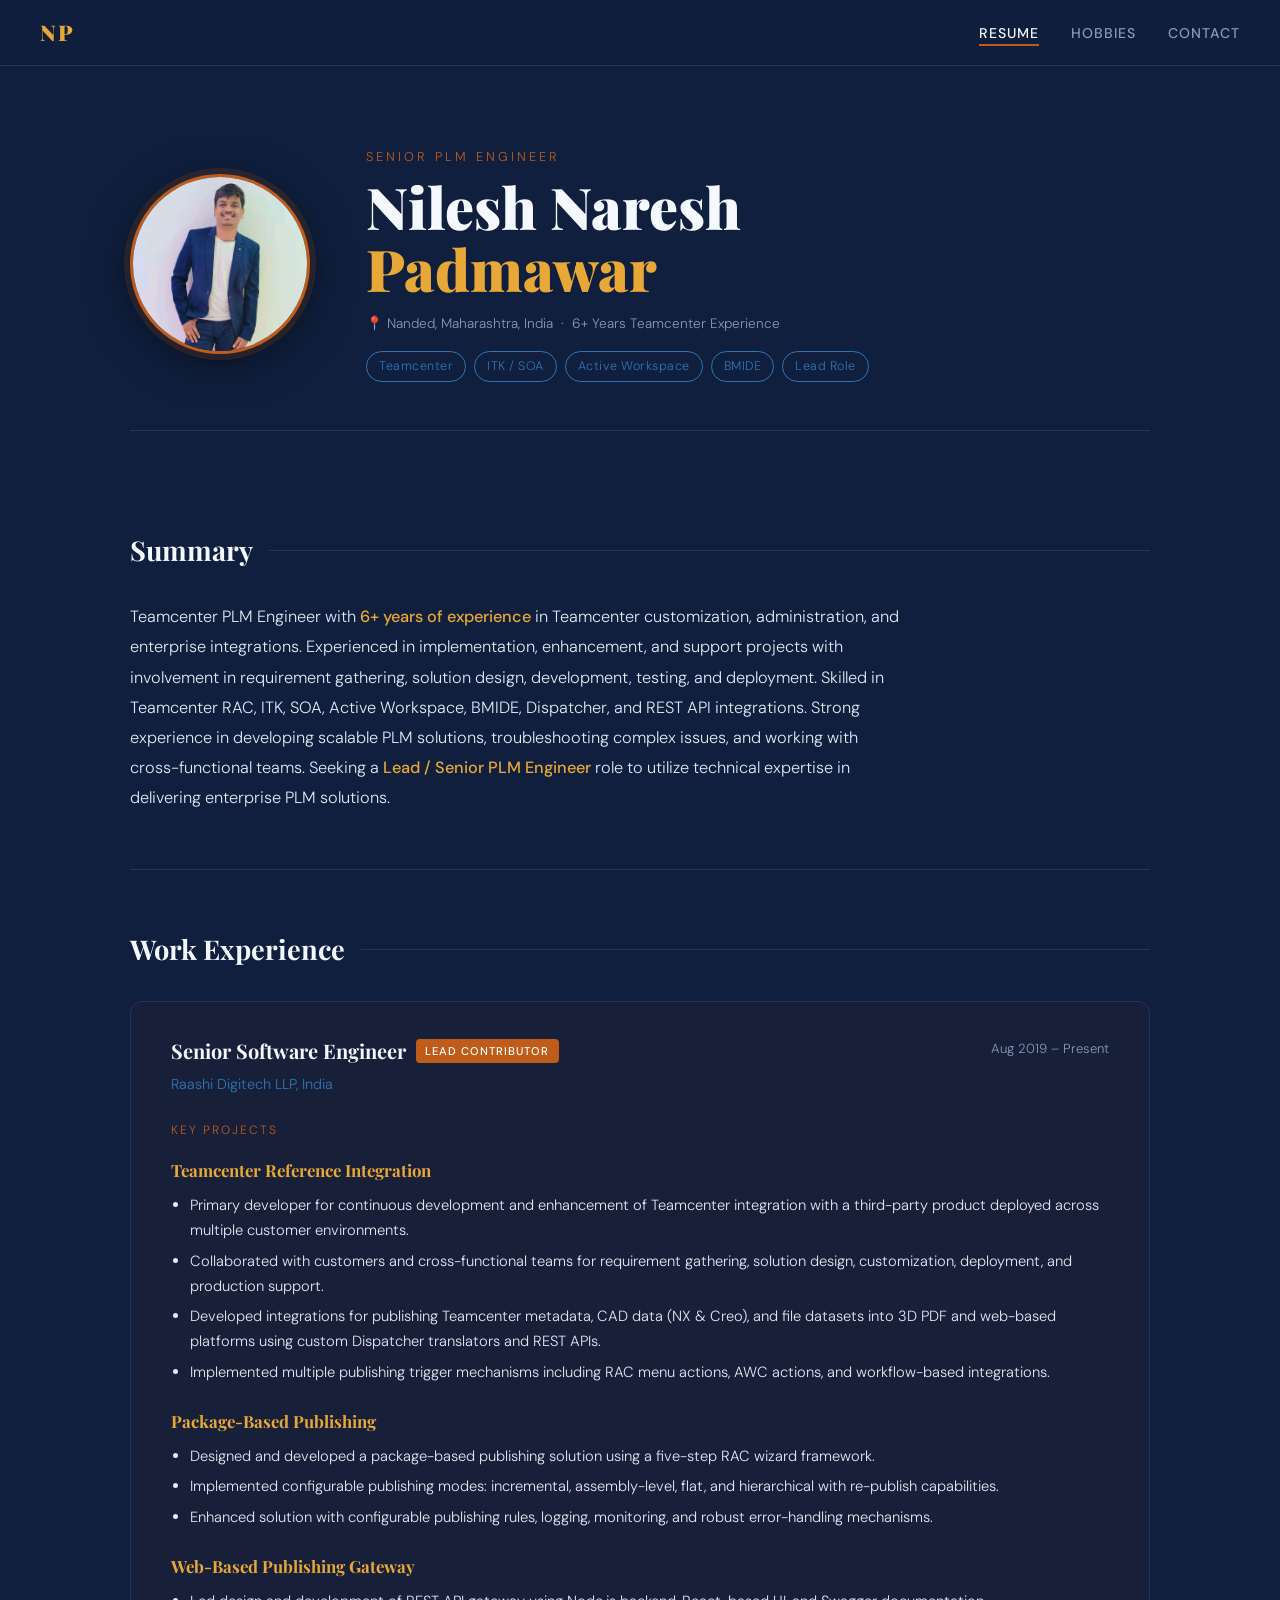
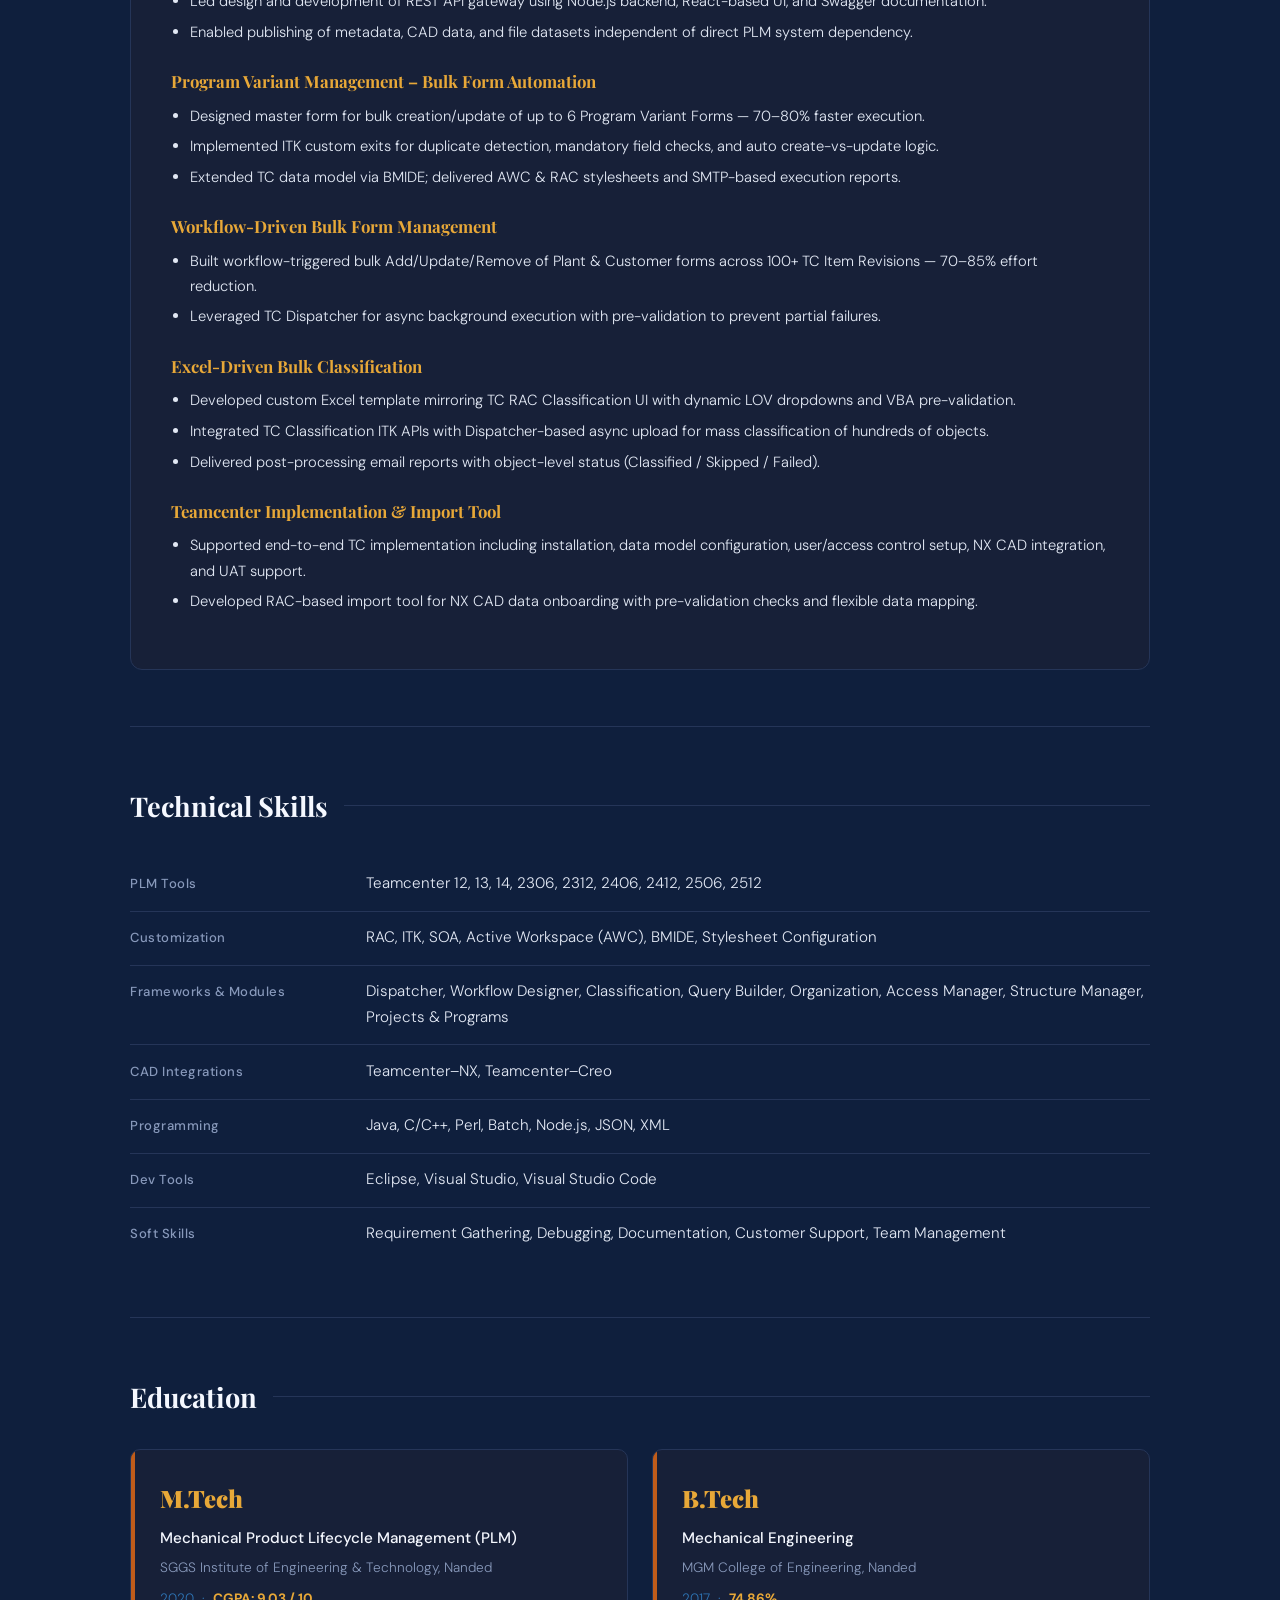
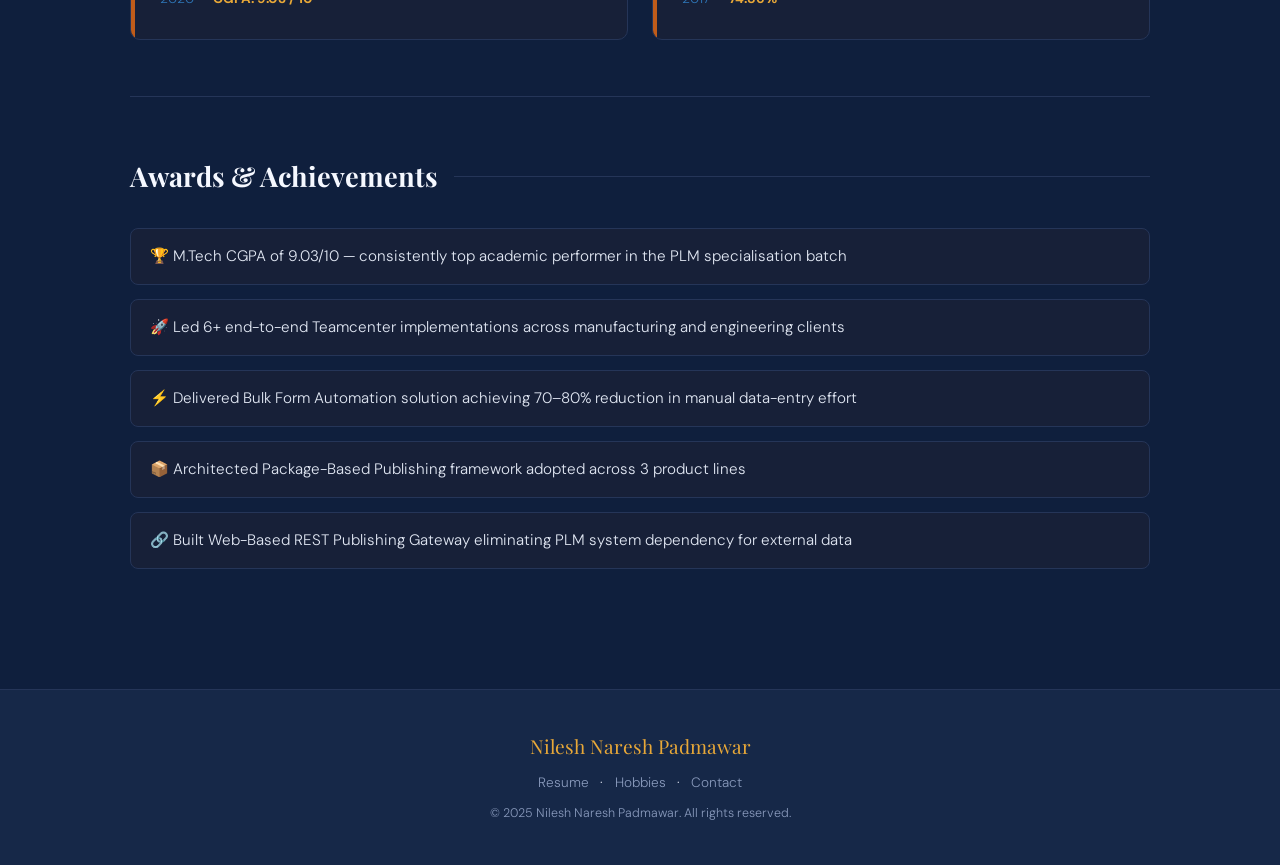
<file: index.html>
<!DOCTYPE html>
<html lang="en">
<head>
  <meta charset="UTF-8" />
  <meta name="viewport" content="width=device-width, initial-scale=1.0" />
  <title>My Resume</title>
  <link rel="preconnect" href="https://fonts.googleapis.com" />
  <link rel="preconnect" href="https://fonts.gstatic.com" crossorigin />
  <link href="https://fonts.googleapis.com/css2?family=Playfair+Display:wght@400;700;900&family=DM+Sans:wght@300;400;500&display=swap" rel="stylesheet" />
  <link rel="stylesheet" href="style.css" />
</head>
<body>

  <!-- ═══════════════ NAV ═══════════════ -->
  <nav class="navbar">
    <span class="nav-brand">NP</span>
    <ul class="nav-links">
      <li><a href="index.html" class="active">Resume</a></li>
      <li><a href="hobbies.html">Hobbies</a></li>
      <li><a href="contact.html">Contact</a></li>
    </ul>
  </nav>

  <!-- ═══════════════ HERO ═══════════════ -->
  <header class="hero">
    <div class="hero-inner">
      <div class="hero-photo-wrap">
        <img src="nilesh.jpg" alt="Nilesh Naresh Padmawar" class="hero-photo" />
      </div>
      <div class="hero-text">
        <p class="hero-label">Senior PLM Engineer</p>
        <h1 class="hero-name">Nilesh Naresh<br><span>Padmawar</span></h1>
        <p class="hero-location">📍 Nanded, Maharashtra, India &nbsp;·&nbsp; 6+ Years Teamcenter Experience</p>
        <div class="hero-badges">
          <span class="badge">Teamcenter</span>
          <span class="badge">ITK / SOA</span>
          <span class="badge">Active Workspace</span>
          <span class="badge">BMIDE</span>
          <span class="badge">Lead Role</span>
        </div>
      </div>
    </div>
    <div class="hero-rule"></div>
  </header>

  <main class="container">

    <!-- ═══════════════ SUMMARY ═══════════════ -->
    <section class="section" id="summary">
      <h2 class="section-title">Summary</h2>
      <p class="summary-text">
        Teamcenter PLM Engineer with <strong>6+ years of experience</strong> in Teamcenter customization,
        administration, and enterprise integrations. Experienced in implementation, enhancement, and support
        projects with involvement in requirement gathering, solution design, development, testing, and deployment.
        Skilled in Teamcenter RAC, ITK, SOA, Active Workspace, BMIDE, Dispatcher, and REST API integrations.
        Strong experience in developing scalable PLM solutions, troubleshooting complex issues, and working
        with cross-functional teams. Seeking a <strong>Lead / Senior PLM Engineer</strong> role to utilize
        technical expertise in delivering enterprise PLM solutions.
      </p>
    </section>

    <!-- ═══════════════ EXPERIENCE ═══════════════ -->
    <section class="section" id="experience">
      <h2 class="section-title">Work Experience</h2>

      <div class="job-card">
        <div class="job-header">
          <div>
            <h3 class="job-title">Senior Software Engineer <span class="job-tag">Lead Contributor</span></h3>
            <p class="job-company">Raashi Digitech LLP, India</p>
          </div>
          <span class="job-date">Aug 2019 – Present</span>
        </div>

        <p class="project-label">Key Projects</p>

        <div class="project">
          <h4>Teamcenter Reference Integration</h4>
          <ul>
            <li>Primary developer for continuous development and enhancement of Teamcenter integration with a third-party product deployed across multiple customer environments.</li>
            <li>Collaborated with customers and cross-functional teams for requirement gathering, solution design, customization, deployment, and production support.</li>
            <li>Developed integrations for publishing Teamcenter metadata, CAD data (NX &amp; Creo), and file datasets into 3D PDF and web-based platforms using custom Dispatcher translators and REST APIs.</li>
            <li>Implemented multiple publishing trigger mechanisms including RAC menu actions, AWC actions, and workflow-based integrations.</li>
          </ul>
        </div>

        <div class="project">
          <h4>Package-Based Publishing</h4>
          <ul>
            <li>Designed and developed a package-based publishing solution using a five-step RAC wizard framework.</li>
            <li>Implemented configurable publishing modes: incremental, assembly-level, flat, and hierarchical with re-publish capabilities.</li>
            <li>Enhanced solution with configurable publishing rules, logging, monitoring, and robust error-handling mechanisms.</li>
          </ul>
        </div>

        <div class="project">
          <h4>Web-Based Publishing Gateway</h4>
          <ul>
            <li>Led design and development of REST API gateway using Node.js backend, React-based UI, and Swagger documentation.</li>
            <li>Enabled publishing of metadata, CAD data, and file datasets independent of direct PLM system dependency.</li>
          </ul>
        </div>

        <div class="project">
          <h4>Program Variant Management – Bulk Form Automation</h4>
          <ul>
            <li>Designed master form for bulk creation/update of up to 6 Program Variant Forms — 70–80% faster execution.</li>
            <li>Implemented ITK custom exits for duplicate detection, mandatory field checks, and auto create-vs-update logic.</li>
            <li>Extended TC data model via BMIDE; delivered AWC &amp; RAC stylesheets and SMTP-based execution reports.</li>
          </ul>
        </div>

        <div class="project">
          <h4>Workflow-Driven Bulk Form Management</h4>
          <ul>
            <li>Built workflow-triggered bulk Add/Update/Remove of Plant &amp; Customer forms across 100+ TC Item Revisions — 70–85% effort reduction.</li>
            <li>Leveraged TC Dispatcher for async background execution with pre-validation to prevent partial failures.</li>
          </ul>
        </div>

        <div class="project">
          <h4>Excel-Driven Bulk Classification</h4>
          <ul>
            <li>Developed custom Excel template mirroring TC RAC Classification UI with dynamic LOV dropdowns and VBA pre-validation.</li>
            <li>Integrated TC Classification ITK APIs with Dispatcher-based async upload for mass classification of hundreds of objects.</li>
            <li>Delivered post-processing email reports with object-level status (Classified / Skipped / Failed).</li>
          </ul>
        </div>

        <div class="project">
          <h4>Teamcenter Implementation &amp; Import Tool</h4>
          <ul>
            <li>Supported end-to-end TC implementation including installation, data model configuration, user/access control setup, NX CAD integration, and UAT support.</li>
            <li>Developed RAC-based import tool for NX CAD data onboarding with pre-validation checks and flexible data mapping.</li>
          </ul>
        </div>
      </div>
    </section>

    <!-- ═══════════════ SKILLS ═══════════════ -->
    <section class="section" id="skills">
      <h2 class="section-title">Technical Skills</h2>
      <div class="skills-grid">
        <div class="skill-row">
          <span class="skill-cat">PLM Tools</span>
          <span class="skill-val">Teamcenter 12, 13, 14, 2306, 2312, 2406, 2412, 2506, 2512</span>
        </div>
        <div class="skill-row">
          <span class="skill-cat">Customization</span>
          <span class="skill-val">RAC, ITK, SOA, Active Workspace (AWC), BMIDE, Stylesheet Configuration</span>
        </div>
        <div class="skill-row">
          <span class="skill-cat">Frameworks &amp; Modules</span>
          <span class="skill-val">Dispatcher, Workflow Designer, Classification, Query Builder, Organization, Access Manager, Structure Manager, Projects &amp; Programs</span>
        </div>
        <div class="skill-row">
          <span class="skill-cat">CAD Integrations</span>
          <span class="skill-val">Teamcenter–NX, Teamcenter–Creo</span>
        </div>
        <div class="skill-row">
          <span class="skill-cat">Programming</span>
          <span class="skill-val">Java, C/C++, Perl, Batch, Node.js, JSON, XML</span>
        </div>
        <div class="skill-row">
          <span class="skill-cat">Dev Tools</span>
          <span class="skill-val">Eclipse, Visual Studio, Visual Studio Code</span>
        </div>
        <div class="skill-row">
          <span class="skill-cat">Soft Skills</span>
          <span class="skill-val">Requirement Gathering, Debugging, Documentation, Customer Support, Team Management</span>
        </div>
      </div>
    </section>

    <!-- ═══════════════ EDUCATION ═══════════════ -->
    <section class="section" id="education">
      <h2 class="section-title">Education</h2>
      <div class="edu-grid">
        <div class="edu-card">
          <span class="edu-degree">M.Tech</span>
          <p class="edu-field">Mechanical Product Lifecycle Management (PLM)</p>
          <p class="edu-school">SGGS Institute of Engineering &amp; Technology, Nanded</p>
          <p class="edu-year">2020 &nbsp;·&nbsp; <strong>CGPA: 9.03 / 10</strong></p>
        </div>
        <div class="edu-card">
          <span class="edu-degree">B.Tech</span>
          <p class="edu-field">Mechanical Engineering</p>
          <p class="edu-school">MGM College of Engineering, Nanded</p>
          <p class="edu-year">2017 &nbsp;·&nbsp; <strong>74.86%</strong></p>
        </div>
      </div>
    </section>

    <!-- ═══════════════ AWARDS ═══════════════ -->
    <section class="section" id="awards">
      <h2 class="section-title">Awards &amp; Achievements</h2>
      <ul class="awards-list">
        <li>🏆 M.Tech CGPA of 9.03/10 — consistently top academic performer in the PLM specialisation batch</li>
        <li>🚀 Led 6+ end-to-end Teamcenter implementations across manufacturing and engineering clients</li>
        <li>⚡ Delivered Bulk Form Automation solution achieving 70–80% reduction in manual data-entry effort</li>
        <li>📦 Architected Package-Based Publishing framework adopted across 3 product lines</li>
        <li>🔗 Built Web-Based REST Publishing Gateway eliminating PLM system dependency for external data</li>
      </ul>
    </section>

  </main>

  <!-- ═══════════════ FOOTER ═══════════════ -->
  <footer class="site-footer">
    <p class="footer-name">Nilesh Naresh Padmawar</p>
    <p class="footer-links">
      <a href="index.html">Resume</a> &nbsp;·&nbsp;
      <a href="hobbies.html">Hobbies</a> &nbsp;·&nbsp;
      <a href="contact.html">Contact</a>
    </p>
    <p class="footer-copy">&copy; 2025 Nilesh Naresh Padmawar. All rights reserved.</p>
  </footer>

</body>
</html>
</file>
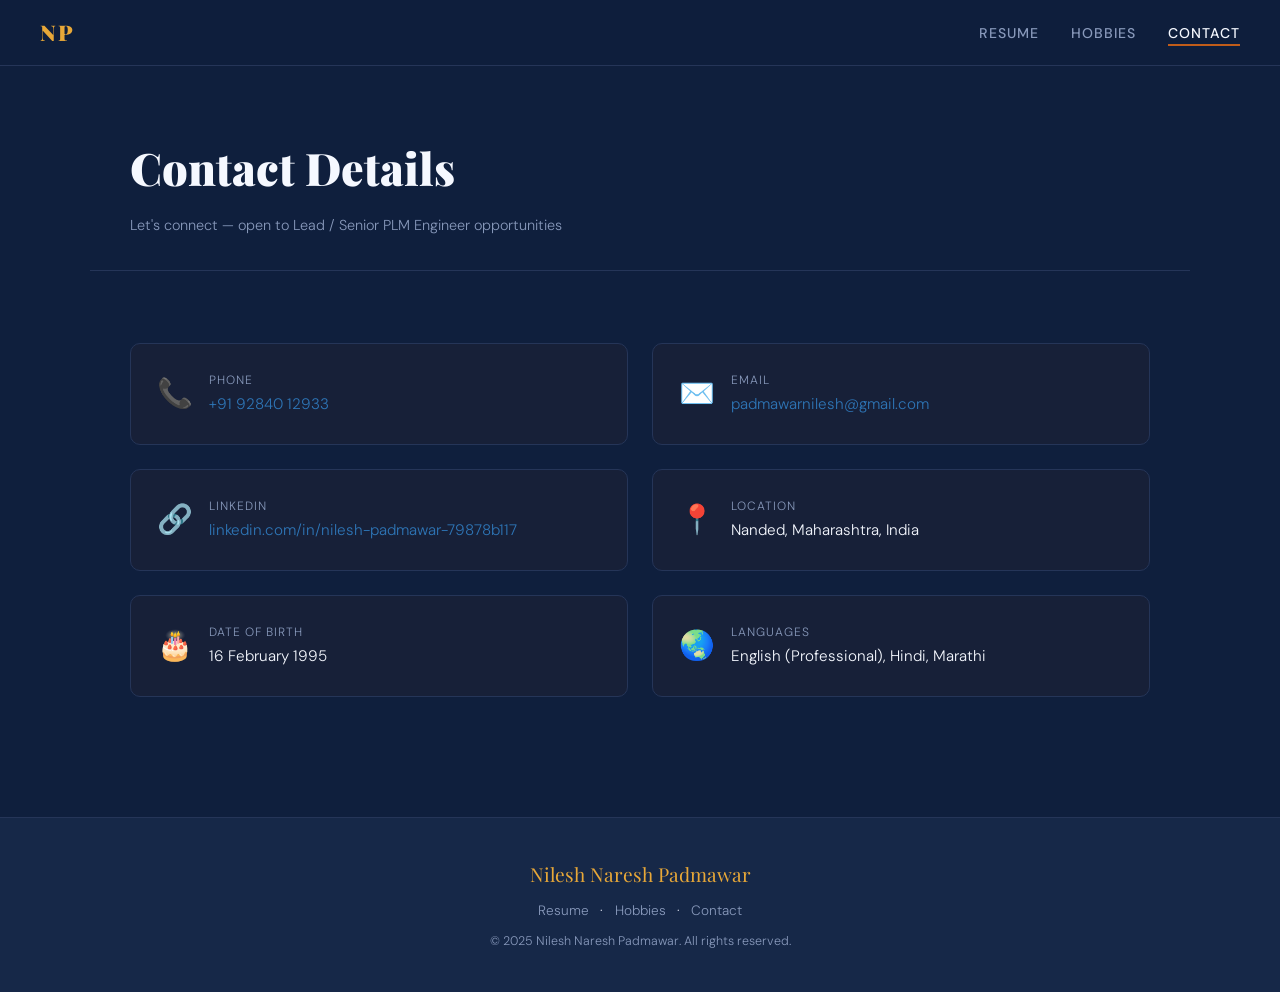
<file: contact.html>
<!DOCTYPE html>
<html lang="en">
<head>
  <meta charset="UTF-8" />
  <meta name="viewport" content="width=device-width, initial-scale=1.0" />
  <title>My Resume – Contact</title>
  <link rel="preconnect" href="https://fonts.googleapis.com" />
  <link rel="preconnect" href="https://fonts.gstatic.com" crossorigin />
  <link href="https://fonts.googleapis.com/css2?family=Playfair+Display:wght@400;700;900&family=DM+Sans:wght@300;400;500&display=swap" rel="stylesheet" />
  <link rel="stylesheet" href="style.css" />
</head>
<body>

  <nav class="navbar">
    <span class="nav-brand">NP</span>
    <ul class="nav-links">
      <li><a href="index.html">Resume</a></li>
      <li><a href="hobbies.html">Hobbies</a></li>
      <li><a href="contact.html" class="active">Contact</a></li>
    </ul>
  </nav>

  <div class="page-hero">
    <h1>Contact Details</h1>
    <p>Let's connect — open to Lead / Senior PLM Engineer opportunities</p>
  </div>

  <main class="container">
    <section class="section">
      <div class="contact-grid">

        <div class="contact-item">
          <span class="contact-icon">📞</span>
          <div>
            <div class="contact-label">Phone</div>
            <div class="contact-value"><a href="tel:+919284012933">+91 92840 12933</a></div>
          </div>
        </div>

        <div class="contact-item">
          <span class="contact-icon">✉️</span>
          <div>
            <div class="contact-label">Email</div>
            <div class="contact-value"><a href="mailto:padmawarnilesh@gmail.com">padmawarnilesh@gmail.com</a></div>
          </div>
        </div>

        <div class="contact-item">
          <span class="contact-icon">🔗</span>
          <div>
            <div class="contact-label">LinkedIn</div>
            <div class="contact-value">
              <a href="https://www.linkedin.com/in/nilesh-padmawar-79878b117" target="_blank" rel="noopener">
                linkedin.com/in/nilesh-padmawar-79878b117
              </a>
            </div>
          </div>
        </div>

        <div class="contact-item">
          <span class="contact-icon">📍</span>
          <div>
            <div class="contact-label">Location</div>
            <div class="contact-value">Nanded, Maharashtra, India</div>
          </div>
        </div>

        <div class="contact-item">
          <span class="contact-icon">🎂</span>
          <div>
            <div class="contact-label">Date of Birth</div>
            <div class="contact-value">16 February 1995</div>
          </div>
        </div>

        <div class="contact-item">
          <span class="contact-icon">🌏</span>
          <div>
            <div class="contact-label">Languages</div>
            <div class="contact-value">English (Professional), Hindi, Marathi</div>
          </div>
        </div>

      </div>
    </section>
  </main>

  <footer class="site-footer">
    <p class="footer-name">Nilesh Naresh Padmawar</p>
    <p class="footer-links">
      <a href="index.html">Resume</a> &nbsp;·&nbsp;
      <a href="hobbies.html">Hobbies</a> &nbsp;·&nbsp;
      <a href="contact.html">Contact</a>
    </p>
    <p class="footer-copy">&copy; 2025 Nilesh Naresh Padmawar. All rights reserved.</p>
  </footer>

</body>
</html>
</file>
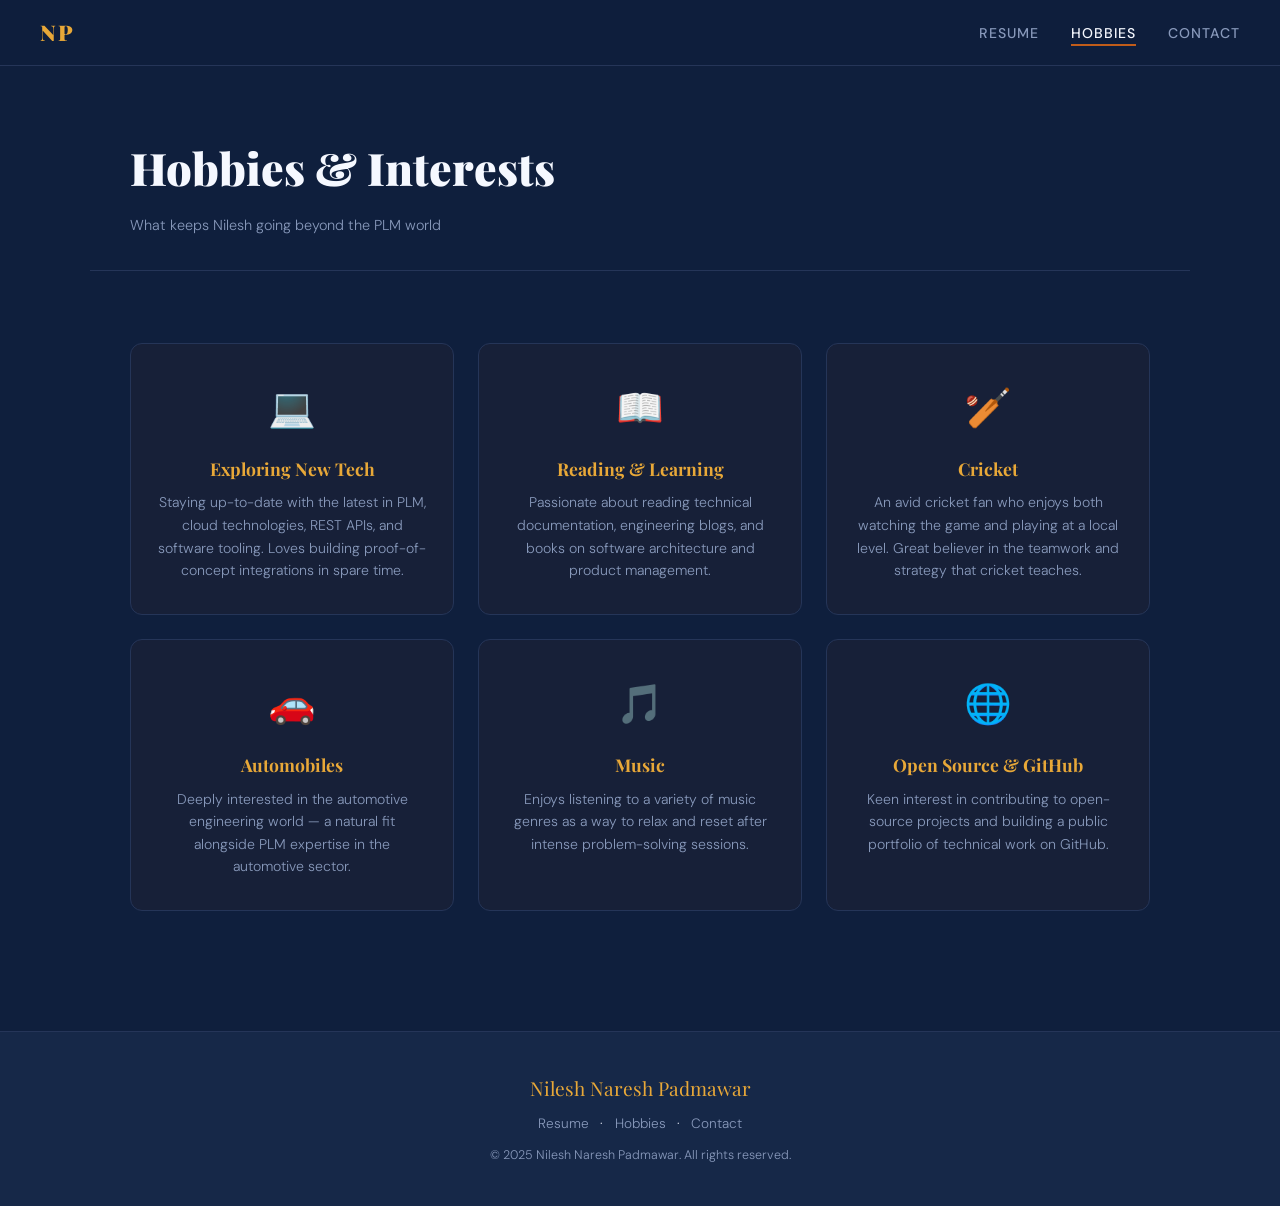
<file: hobbies.html>
<!DOCTYPE html>
<html lang="en">
<head>
  <meta charset="UTF-8" />
  <meta name="viewport" content="width=device-width, initial-scale=1.0" />
  <title>My Resume – Hobbies</title>
  <link rel="preconnect" href="https://fonts.googleapis.com" />
  <link rel="preconnect" href="https://fonts.gstatic.com" crossorigin />
  <link href="https://fonts.googleapis.com/css2?family=Playfair+Display:wght@400;700;900&family=DM+Sans:wght@300;400;500&display=swap" rel="stylesheet" />
  <link rel="stylesheet" href="style.css" />
</head>
<body>

  <nav class="navbar">
    <span class="nav-brand">NP</span>
    <ul class="nav-links">
      <li><a href="index.html">Resume</a></li>
      <li><a href="hobbies.html" class="active">Hobbies</a></li>
      <li><a href="contact.html">Contact</a></li>
    </ul>
  </nav>

  <div class="page-hero">
    <h1>Hobbies &amp; Interests</h1>
    <p>What keeps Nilesh going beyond the PLM world</p>
  </div>

  <main class="container">
    <section class="section">
      <div class="hobbies-grid">

        <div class="hobby-card">
          <div class="hobby-icon">💻</div>
          <h3>Exploring New Tech</h3>
          <p>Staying up-to-date with the latest in PLM, cloud technologies, REST APIs, and software tooling. Loves building proof-of-concept integrations in spare time.</p>
        </div>

        <div class="hobby-card">
          <div class="hobby-icon">📖</div>
          <h3>Reading &amp; Learning</h3>
          <p>Passionate about reading technical documentation, engineering blogs, and books on software architecture and product management.</p>
        </div>

        <div class="hobby-card">
          <div class="hobby-icon">🏏</div>
          <h3>Cricket</h3>
          <p>An avid cricket fan who enjoys both watching the game and playing at a local level. Great believer in the teamwork and strategy that cricket teaches.</p>
        </div>

        <div class="hobby-card">
          <div class="hobby-icon">🚗</div>
          <h3>Automobiles</h3>
          <p>Deeply interested in the automotive engineering world — a natural fit alongside PLM expertise in the automotive sector.</p>
        </div>

        <div class="hobby-card">
          <div class="hobby-icon">🎵</div>
          <h3>Music</h3>
          <p>Enjoys listening to a variety of music genres as a way to relax and reset after intense problem-solving sessions.</p>
        </div>

        <div class="hobby-card">
          <div class="hobby-icon">🌐</div>
          <h3>Open Source &amp; GitHub</h3>
          <p>Keen interest in contributing to open-source projects and building a public portfolio of technical work on GitHub.</p>
        </div>

      </div>
    </section>
  </main>

  <footer class="site-footer">
    <p class="footer-name">Nilesh Naresh Padmawar</p>
    <p class="footer-links">
      <a href="index.html">Resume</a> &nbsp;·&nbsp;
      <a href="hobbies.html">Hobbies</a> &nbsp;·&nbsp;
      <a href="contact.html">Contact</a>
    </p>
    <p class="footer-copy">&copy; 2025 Nilesh Naresh Padmawar. All rights reserved.</p>
  </footer>

</body>
</html>
</file>
<file: style.css>
/* ═══════════════════════════════════════════
   NILESH PADMAWAR – ONLINE RESUME
   Aesthetic: Dark editorial / refined navy
═══════════════════════════════════════════ */

@import url('https://fonts.googleapis.com/css2?family=Playfair+Display:wght@400;700;900&family=DM+Sans:wght@300;400;500&display=swap');

/* ── Reset & Base ── */
*, *::before, *::after { box-sizing: border-box; margin: 0; padding: 0; }

:root {
  --navy:    #0f1f3d;
  --navy2:   #162848;
  --blue:    #2e75b6;
  --accent:  #c05c1a;
  --gold:    #e8a838;
  --white:   #f5f8ff;
  --text:    #e2e8f4;
  --muted:   #8899bb;
  --line:    #253558;
  --card:    #172038;
  --ff-head: 'Playfair Display', Georgia, serif;
  --ff-body: 'DM Sans', sans-serif;
}

html { scroll-behavior: smooth; }

body {
  background-color: var(--navy);
  color: var(--text);
  font-family: var(--ff-body);
  font-weight: 300;
  line-height: 1.7;
  min-height: 100vh;
}

a { color: var(--blue); text-decoration: none; }
a:hover { color: var(--gold); }

/* ── Navbar ── */
.navbar {
  position: sticky; top: 0; z-index: 100;
  display: flex; align-items: center; justify-content: space-between;
  padding: 0.9rem 2.5rem;
  background: rgba(15, 31, 61, 0.95);
  backdrop-filter: blur(10px);
  border-bottom: 1px solid var(--line);
}
.nav-brand {
  font-family: var(--ff-head);
  font-size: 1.35rem; font-weight: 900;
  color: var(--gold); letter-spacing: 2px;
}
.nav-links { list-style: none; display: flex; gap: 2rem; }
.nav-links a {
  font-size: 0.88rem; font-weight: 500;
  letter-spacing: 1px; text-transform: uppercase;
  color: var(--muted); transition: color 0.2s;
}
.nav-links a:hover, .nav-links a.active { color: var(--white); }
.nav-links a.active {
  border-bottom: 2px solid var(--accent); padding-bottom: 2px;
}

/* ── Hero ── */
.hero {
  padding: 5rem 2.5rem 2.5rem;
  max-width: 1100px; margin: 0 auto;
}
.hero-inner {
  display: flex; align-items: center; gap: 3.5rem;
  flex-wrap: wrap;
}
.hero-photo-wrap {
  flex-shrink: 0;
  width: 180px; height: 180px;
  border-radius: 50%;
  border: 3px solid var(--accent);
  overflow: hidden;
  box-shadow: 0 0 0 6px rgba(192,92,26,0.15), 0 8px 40px rgba(0,0,0,0.5);
}
.hero-photo { width: 100%; height: 100%; object-fit: cover; }

.hero-label {
  font-size: 0.8rem; letter-spacing: 3px; text-transform: uppercase;
  color: var(--accent); margin-bottom: 0.4rem;
}
.hero-name {
  font-family: var(--ff-head);
  font-size: clamp(2.2rem, 5vw, 3.6rem);
  font-weight: 900; line-height: 1.08;
  color: var(--white);
}
.hero-name span { color: var(--gold); }
.hero-location { font-size: 0.85rem; color: var(--muted); margin: 0.8rem 0 1rem; }
.hero-badges { display: flex; flex-wrap: wrap; gap: 0.5rem; }
.badge {
  padding: 0.25rem 0.75rem;
  border: 1px solid var(--blue);
  border-radius: 20px;
  font-size: 0.78rem; color: var(--blue);
  letter-spacing: 0.5px;
}
.hero-rule {
  margin-top: 3rem;
  height: 1px; background: var(--line);
}

/* ── Container ── */
.container { max-width: 1100px; margin: 0 auto; padding: 0 2.5rem 4rem; }

/* ── Section ── */
.section { padding: 3.5rem 0; border-bottom: 1px solid var(--line); }
.section:last-child { border-bottom: none; }
.section-title {
  font-family: var(--ff-head);
  font-size: 1.7rem; font-weight: 700;
  color: var(--white);
  margin-bottom: 1.8rem;
  display: flex; align-items: center; gap: 1rem;
}
.section-title::after {
  content: ''; flex: 1; height: 1px; background: var(--line);
}

/* ── Summary ── */
.summary-text {
  font-size: 1.02rem; line-height: 1.85;
  color: var(--text); max-width: 780px;
}
.summary-text strong { color: var(--gold); font-weight: 500; }

/* ── Job Card ── */
.job-card {
  background: var(--card);
  border: 1px solid var(--line);
  border-radius: 12px;
  padding: 2rem 2.5rem;
}
.job-header {
  display: flex; justify-content: space-between; align-items: flex-start;
  flex-wrap: wrap; gap: 0.5rem;
  margin-bottom: 1.5rem;
}
.job-title {
  font-family: var(--ff-head);
  font-size: 1.25rem; color: var(--white);
  display: flex; align-items: center; gap: 0.6rem; flex-wrap: wrap;
}
.job-tag {
  font-family: var(--ff-body);
  font-size: 0.7rem; font-weight: 500;
  letter-spacing: 1px; text-transform: uppercase;
  background: var(--accent); color: #fff;
  padding: 0.15rem 0.6rem; border-radius: 4px;
}
.job-company { font-size: 0.9rem; color: var(--blue); margin-top: 0.2rem; }
.job-date { font-size: 0.82rem; color: var(--muted); white-space: nowrap; padding-top: 4px; }
.project-label {
  font-size: 0.75rem; letter-spacing: 2px; text-transform: uppercase;
  color: var(--accent); margin-bottom: 1rem;
}
.project { margin-bottom: 1.4rem; }
.project h4 {
  font-family: var(--ff-head); font-size: 1.05rem; font-weight: 700;
  color: var(--gold); margin-bottom: 0.5rem;
}
.project ul { padding-left: 1.2rem; }
.project li { font-size: 0.92rem; margin-bottom: 0.35rem; color: var(--text); }

/* ── Skills ── */
.skills-grid { display: flex; flex-direction: column; gap: 0; }
.skill-row {
  display: grid; grid-template-columns: 220px 1fr;
  gap: 1rem; align-items: baseline;
  padding: 0.85rem 0;
  border-bottom: 1px solid var(--line);
}
.skill-row:last-child { border-bottom: none; }
.skill-cat { font-size: 0.82rem; font-weight: 500; color: var(--muted); letter-spacing: 0.5px; }
.skill-val { font-size: 0.95rem; color: var(--text); }

/* ── Education ── */
.edu-grid { display: grid; grid-template-columns: 1fr 1fr; gap: 1.5rem; }
.edu-card {
  background: var(--card); border: 1px solid var(--line);
  border-radius: 10px; padding: 1.8rem;
  position: relative; overflow: hidden;
}
.edu-card::before {
  content: ''; position: absolute; top: 0; left: 0;
  width: 4px; height: 100%; background: var(--accent);
}
.edu-degree {
  display: inline-block; font-family: var(--ff-head);
  font-size: 1.5rem; font-weight: 900; color: var(--gold);
  margin-bottom: 0.4rem;
}
.edu-field { font-size: 0.95rem; color: var(--white); font-weight: 500; margin-bottom: 0.3rem; }
.edu-school { font-size: 0.85rem; color: var(--muted); margin-bottom: 0.5rem; }
.edu-year { font-size: 0.85rem; color: var(--blue); }
.edu-year strong { color: var(--gold); }

/* ── Awards ── */
.awards-list { list-style: none; display: flex; flex-direction: column; gap: 0.9rem; }
.awards-list li {
  background: var(--card); border: 1px solid var(--line);
  border-radius: 8px; padding: 0.9rem 1.2rem;
  font-size: 0.95rem;
}

/* ── Footer ── */
.site-footer {
  background: var(--navy2);
  border-top: 1px solid var(--line);
  text-align: center;
  padding: 2.5rem 1rem;
}
.footer-name {
  font-family: var(--ff-head); font-size: 1.2rem;
  color: var(--gold); margin-bottom: 0.5rem;
}
.footer-links { margin-bottom: 0.6rem; font-size: 0.85rem; }
.footer-links a { color: var(--muted); margin: 0 0.2rem; }
.footer-links a:hover { color: var(--white); }
.footer-copy { font-size: 0.78rem; color: var(--muted); }

/* ── Page Hero (inner pages) ── */
.page-hero {
  padding: 4rem 2.5rem 2rem;
  max-width: 1100px; margin: 0 auto;
  border-bottom: 1px solid var(--line);
}
.page-hero h1 {
  font-family: var(--ff-head);
  font-size: clamp(1.8rem, 4vw, 2.8rem);
  font-weight: 900; color: var(--white);
}
.page-hero p { font-size: 0.9rem; color: var(--muted); margin-top: 0.4rem; }

/* ── Hobbies ── */
.hobbies-grid {
  display: grid; grid-template-columns: repeat(auto-fit, minmax(260px, 1fr));
  gap: 1.5rem; margin-top: 1rem;
}
.hobby-card {
  background: var(--card); border: 1px solid var(--line);
  border-radius: 12px; padding: 2rem 1.6rem; text-align: center;
}
.hobby-icon { font-size: 2.4rem; margin-bottom: 0.8rem; }
.hobby-card h3 { font-family: var(--ff-head); color: var(--gold); font-size: 1.1rem; margin-bottom: 0.5rem; }
.hobby-card p { font-size: 0.88rem; color: var(--muted); line-height: 1.6; }

/* ── Contact ── */
.contact-grid {
  display: grid; grid-template-columns: 1fr 1fr;
  gap: 1.5rem; margin-top: 1rem;
}
.contact-item {
  background: var(--card); border: 1px solid var(--line);
  border-radius: 10px; padding: 1.6rem;
  display: flex; align-items: center; gap: 1rem;
}
.contact-icon { font-size: 1.8rem; }
.contact-label { font-size: 0.75rem; color: var(--muted); text-transform: uppercase; letter-spacing: 1px; }
.contact-value { font-size: 0.95rem; color: var(--white); margin-top: 0.1rem; }
.contact-value a { color: var(--blue); }
.contact-value a:hover { color: var(--gold); }

/* ── Responsive ── */
@media (max-width: 700px) {
  .hero-inner { flex-direction: column; text-align: center; }
  .hero-photo-wrap { margin: 0 auto; }
  .hero-badges { justify-content: center; }
  .edu-grid, .contact-grid { grid-template-columns: 1fr; }
  .skill-row { grid-template-columns: 1fr; gap: 0.2rem; }
  .job-header { flex-direction: column; }
  .navbar { padding: 0.8rem 1.2rem; }
  .nav-links { gap: 1rem; }
  .container, .hero, .page-hero { padding-left: 1.2rem; padding-right: 1.2rem; }
}
</file>
